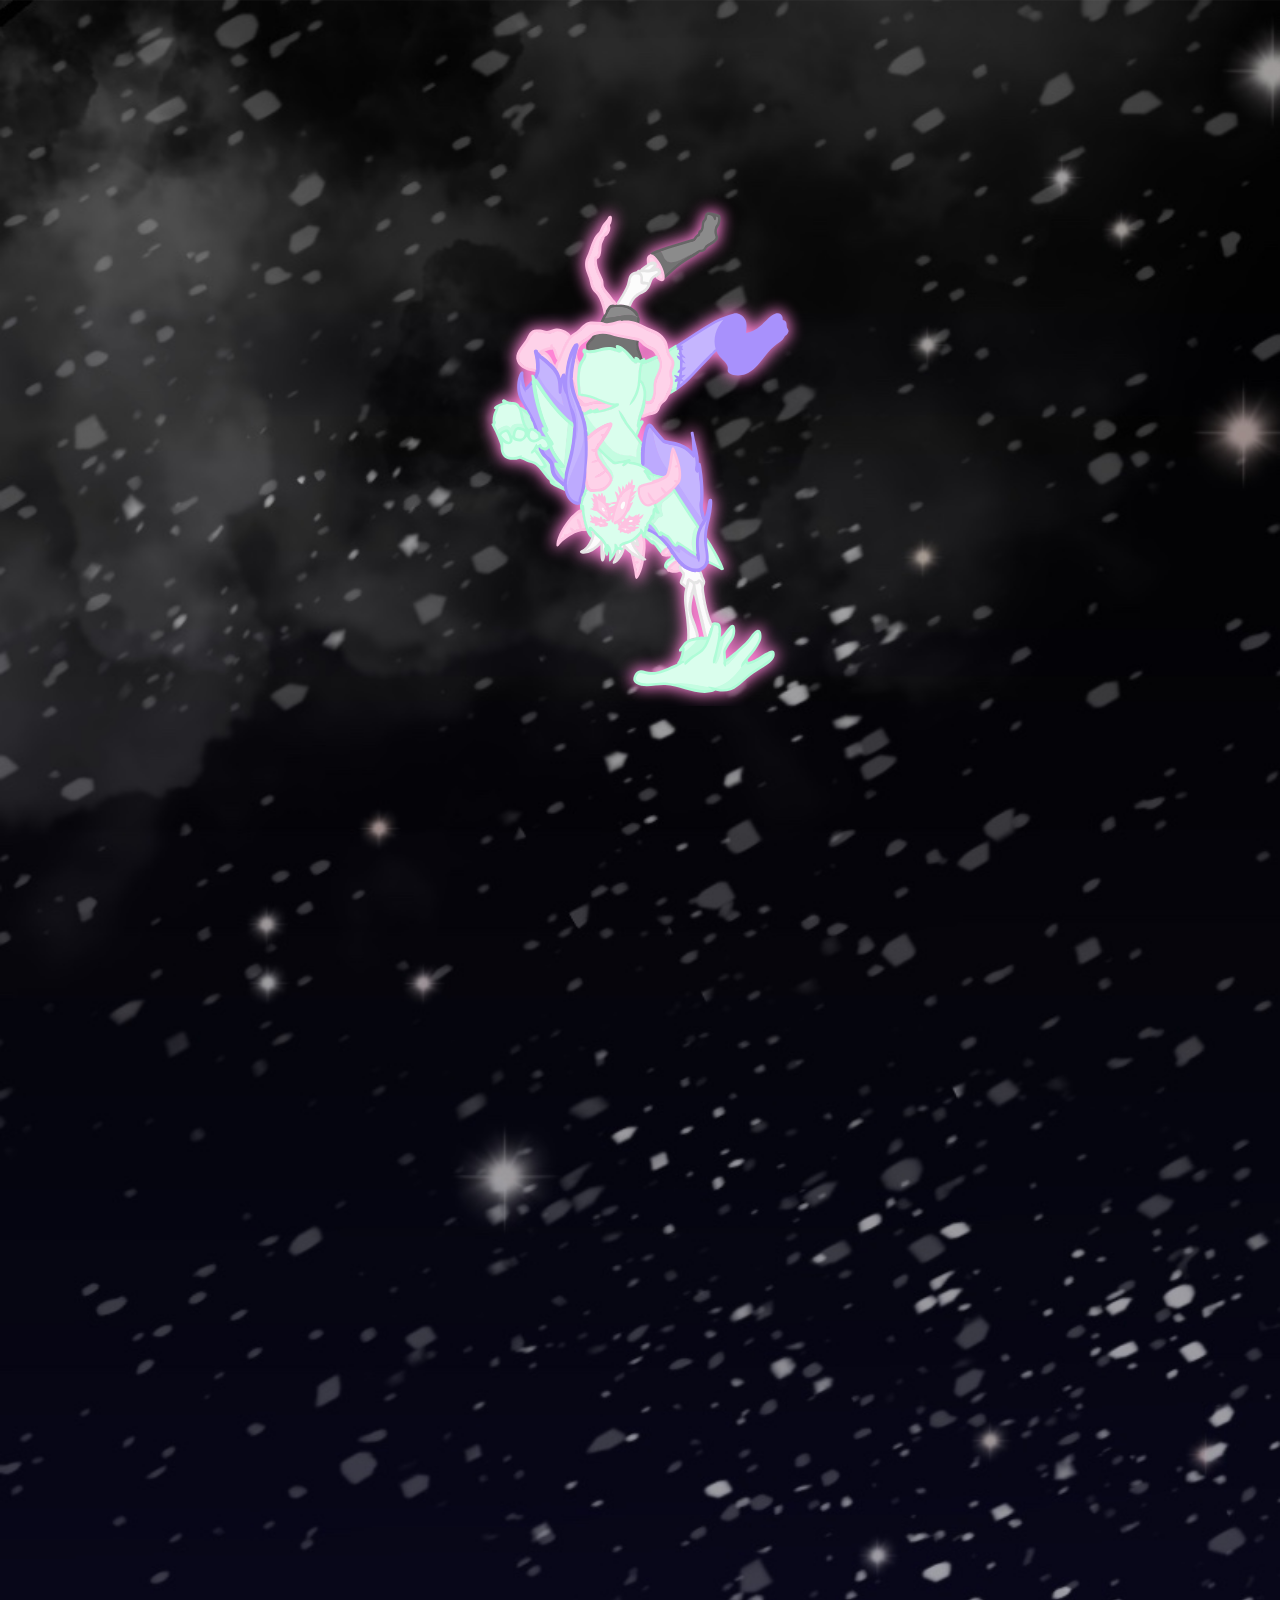
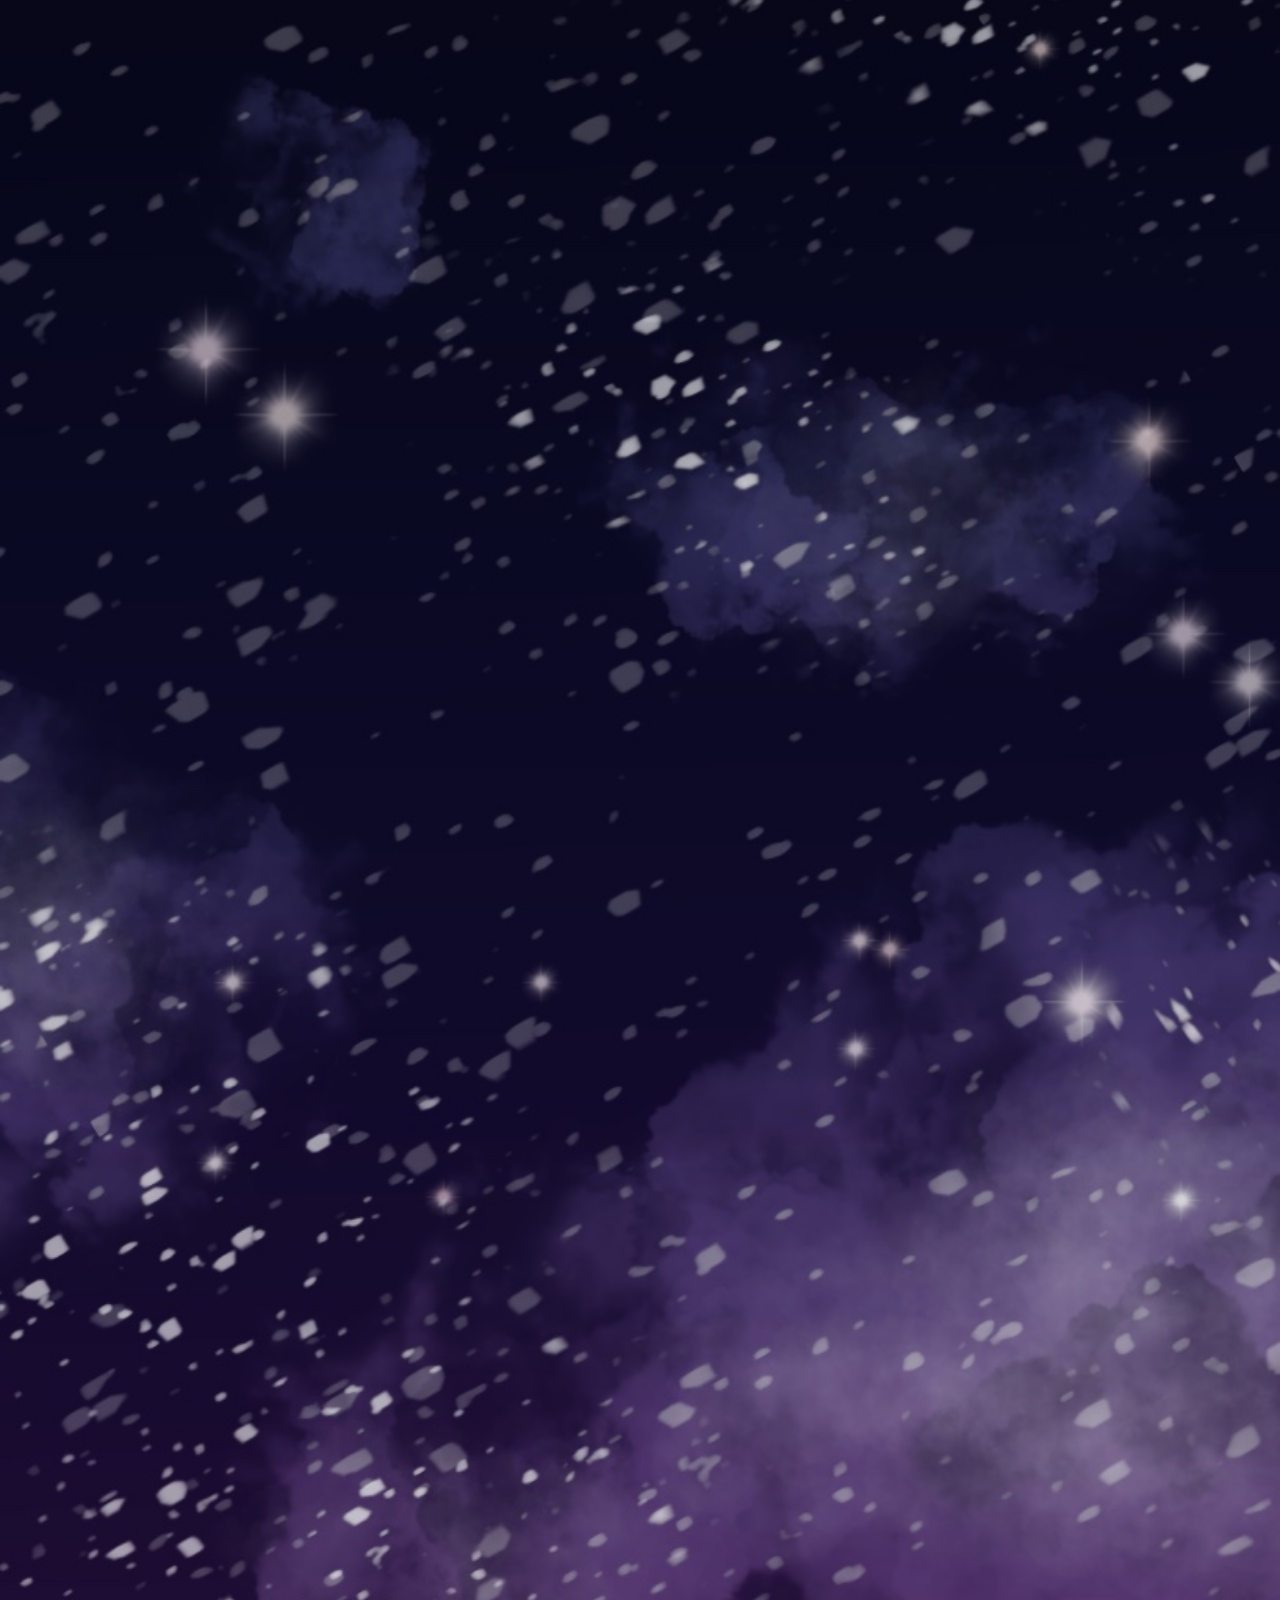
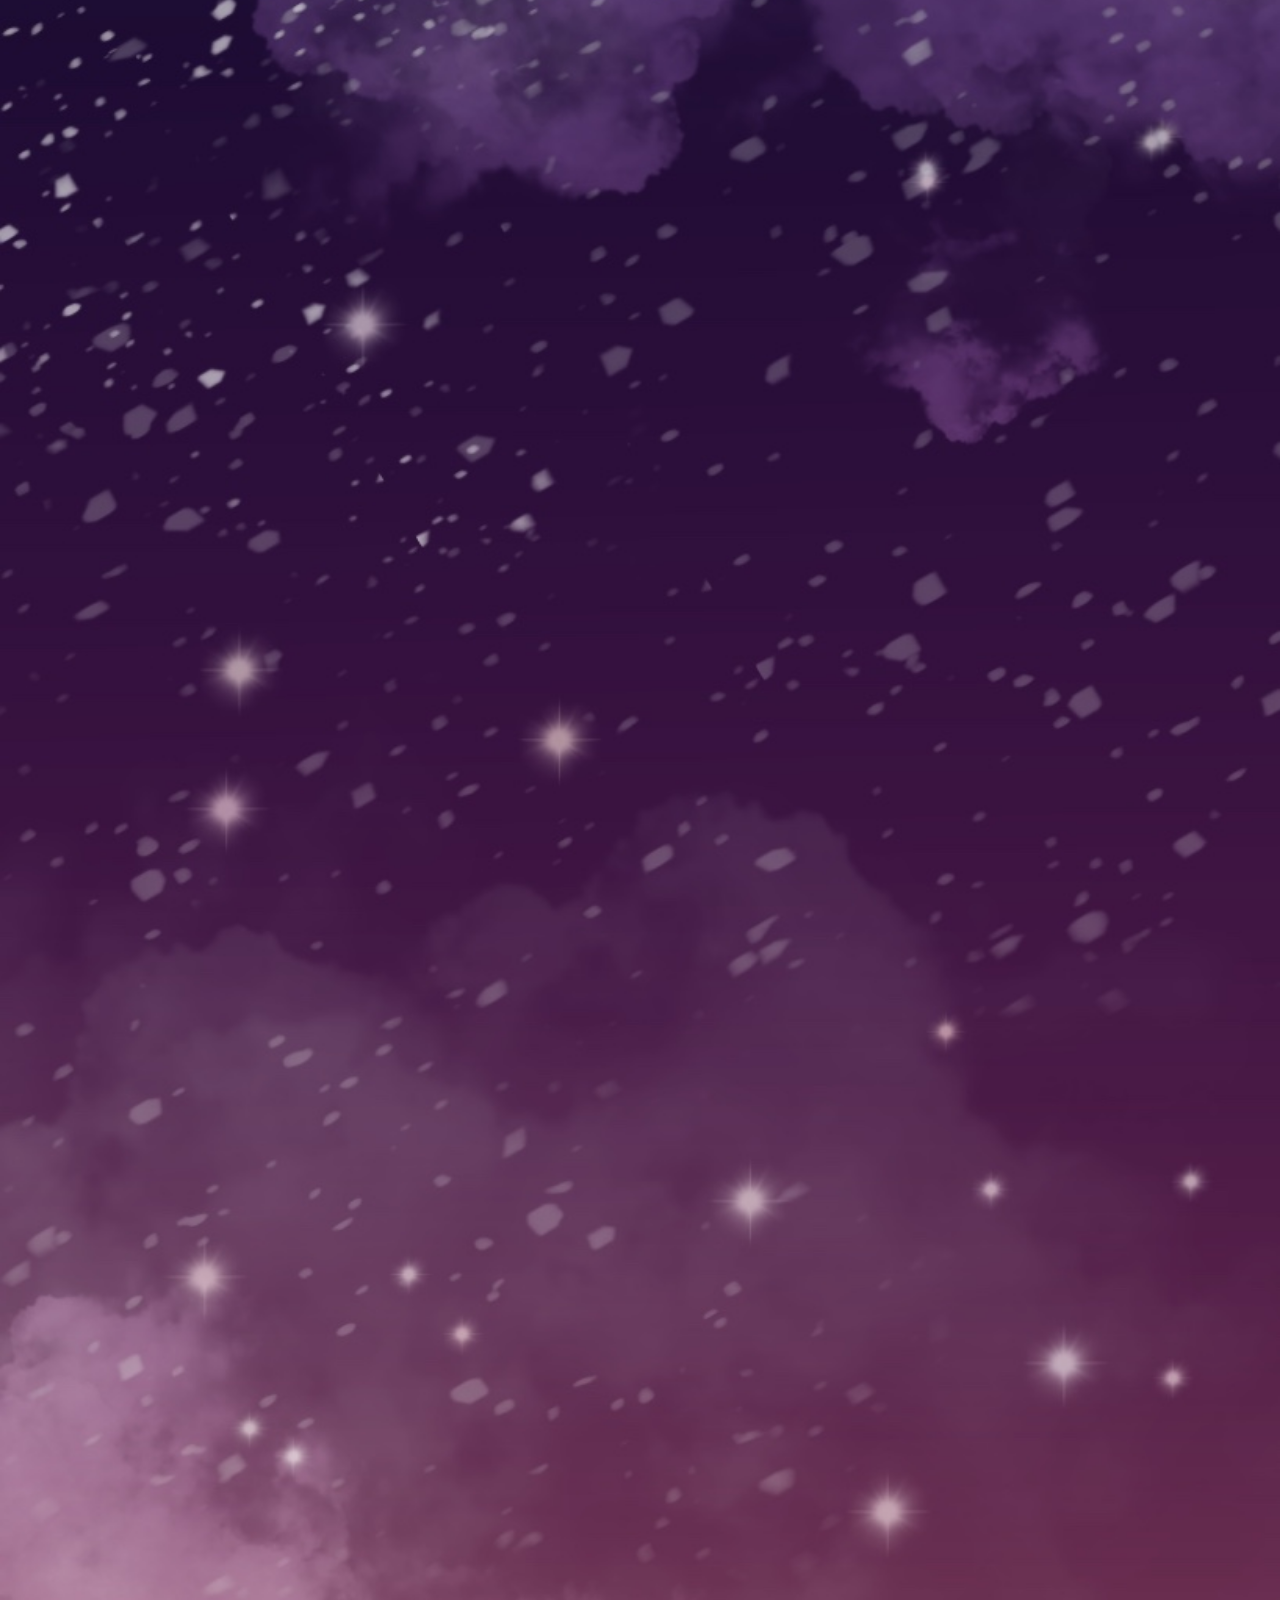
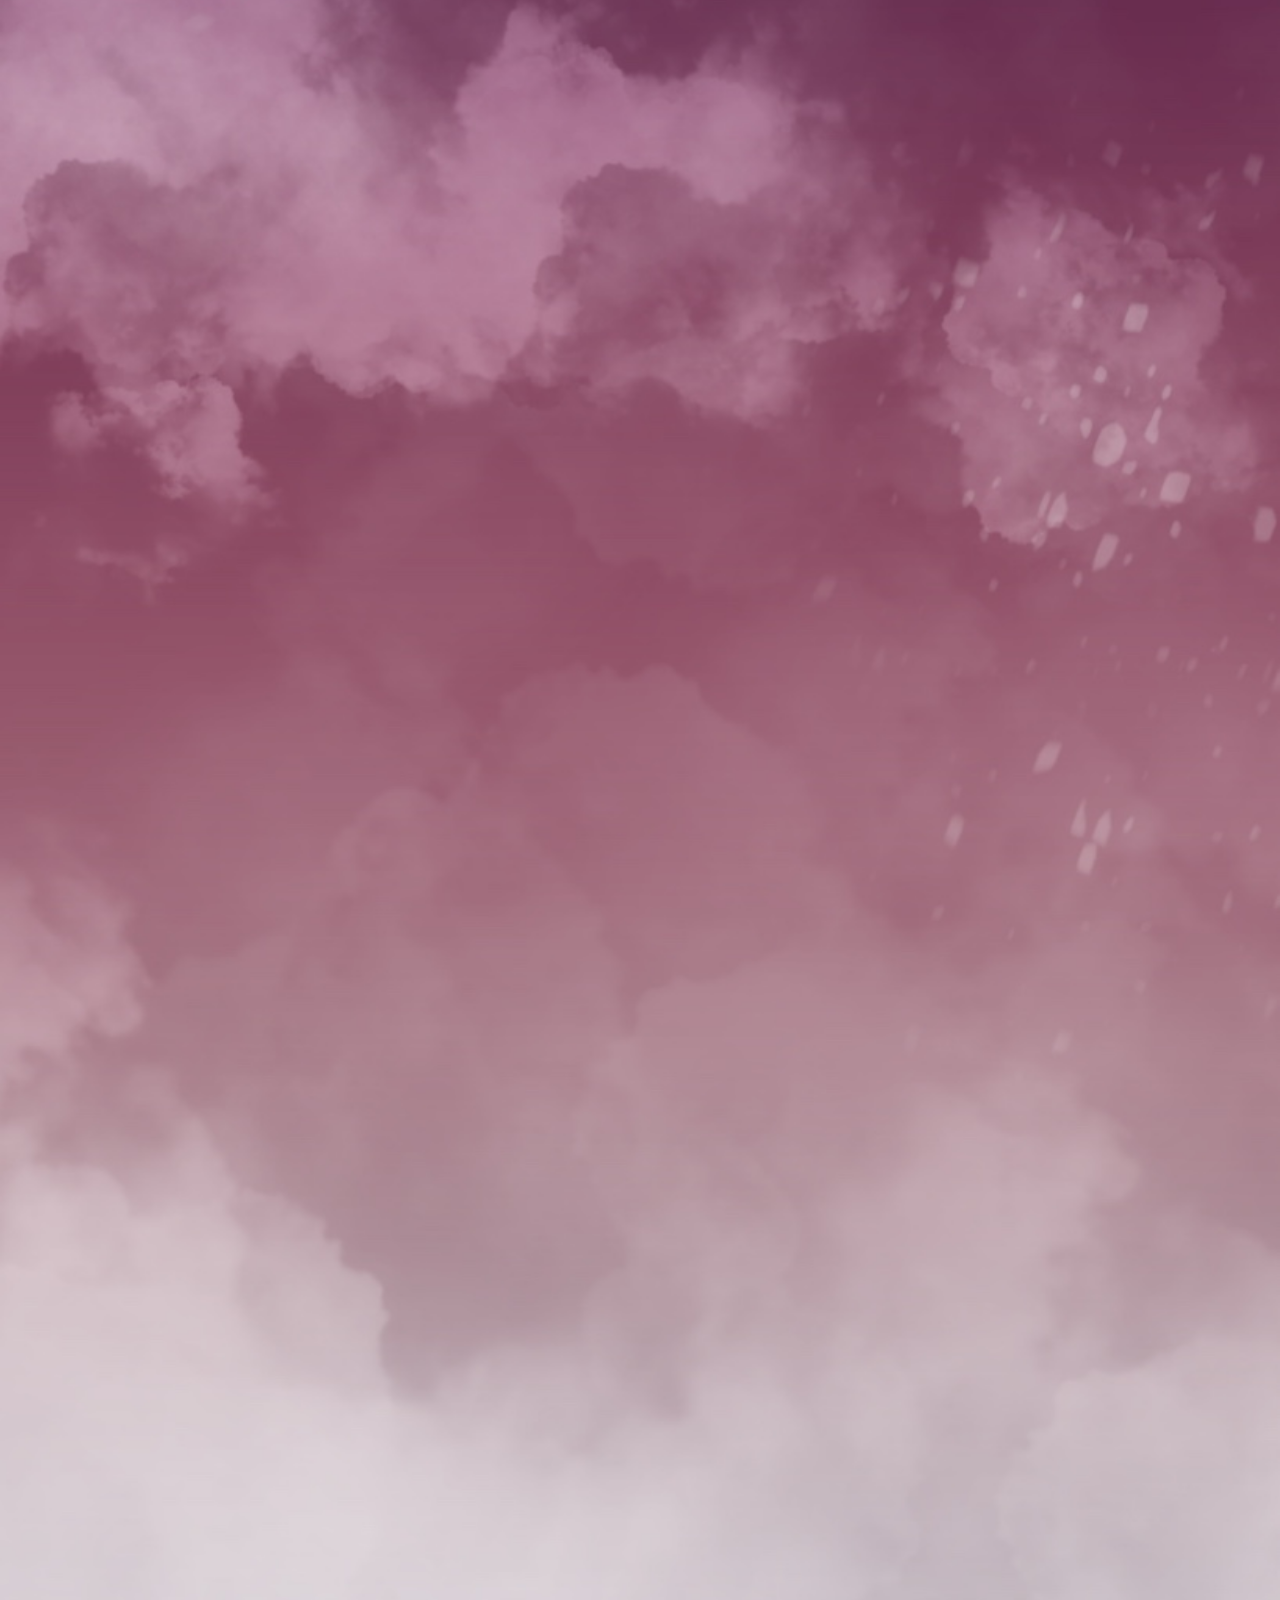
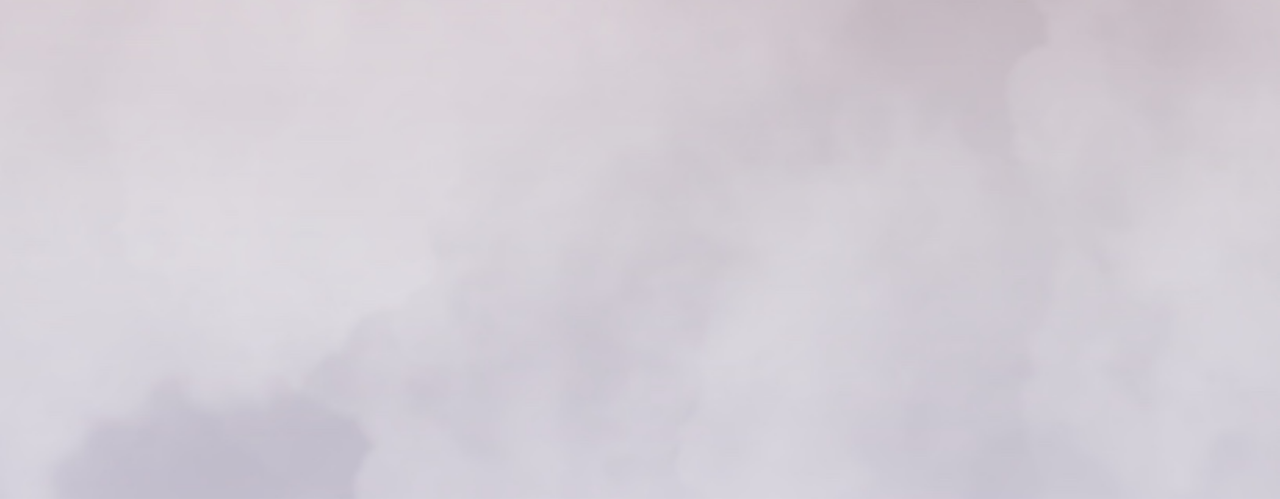
<file: mimo/index.html>
<!DOCTYPE html>
<html lang="en">
<head>
  <meta charset="UTF-8">
  <title>Scrolling Alien Lander</title>
  <link rel="stylesheet" href="css/style.css">
  <script src="https://ajax.googleapis.com/ajax/libs/jquery/3.0.0/jquery.min.js"></script>
</head>
<body>
	

	
  <img class="background" src="images/background-01.svg" alt="background">
	
	

  <div class="foreground">
    <a href="../parallax effect-hotovy/index.html"><div class="ufo_section"></div></a>
  </div>


  <script>

    $(document).ready(function(){
      set_section_heights();
    });

    $(window).resize(function(){
      set_section_heights();
    });

    function set_section_heights(){

      var doc_height = $(".background").height();

      var section_heights = {
        "ufo_section": 1
      }
      
      $.each( section_heights, function( index, value ) {
        $( "." + index ).height( Math.floor(value * doc_height) );
      });
		
    }
	  
	   // Funkcia na plynulé scrollovanie na spodok
  function smoothScrollToBottom() {
    const targetPosition = document.body.scrollHeight; // Pozícia na spodku stránky
    let currentPosition = window.scrollY; // Aktuálna pozícia stránkovania
    const step = 20; // Počet pixelov, o ktoré sa stránka pohne na každý krok
    const interval = 20; // Časový interval medzi krokmi v milisekundách (nižšie = plynulejšie)

    // Scrollovanie sa vykonáva každých 'interval' ms
    const scrollInterval = setInterval(function() {
      if (currentPosition < targetPosition) {
        currentPosition += step;
        window.scrollTo(0, currentPosition); // Posunutie stránky
      } else {
        clearInterval(scrollInterval); // Ukončenie scrollovania, keď sa dosiahne spodok
      }
    }, interval);
  }

  // Sledovanie pohybu myši a detekcia, keď je kurzor v spodnej časti okna
  window.addEventListener('mousemove', function(event) {
    if (event.clientY > window.innerHeight - 50) { // Ak je kurzor v dolnej časti obrazovky
      smoothScrollToBottom(); // Spustí scrollovanie na spodok
    }
  });
	

  </script>
  
</body>
</html>
</file>
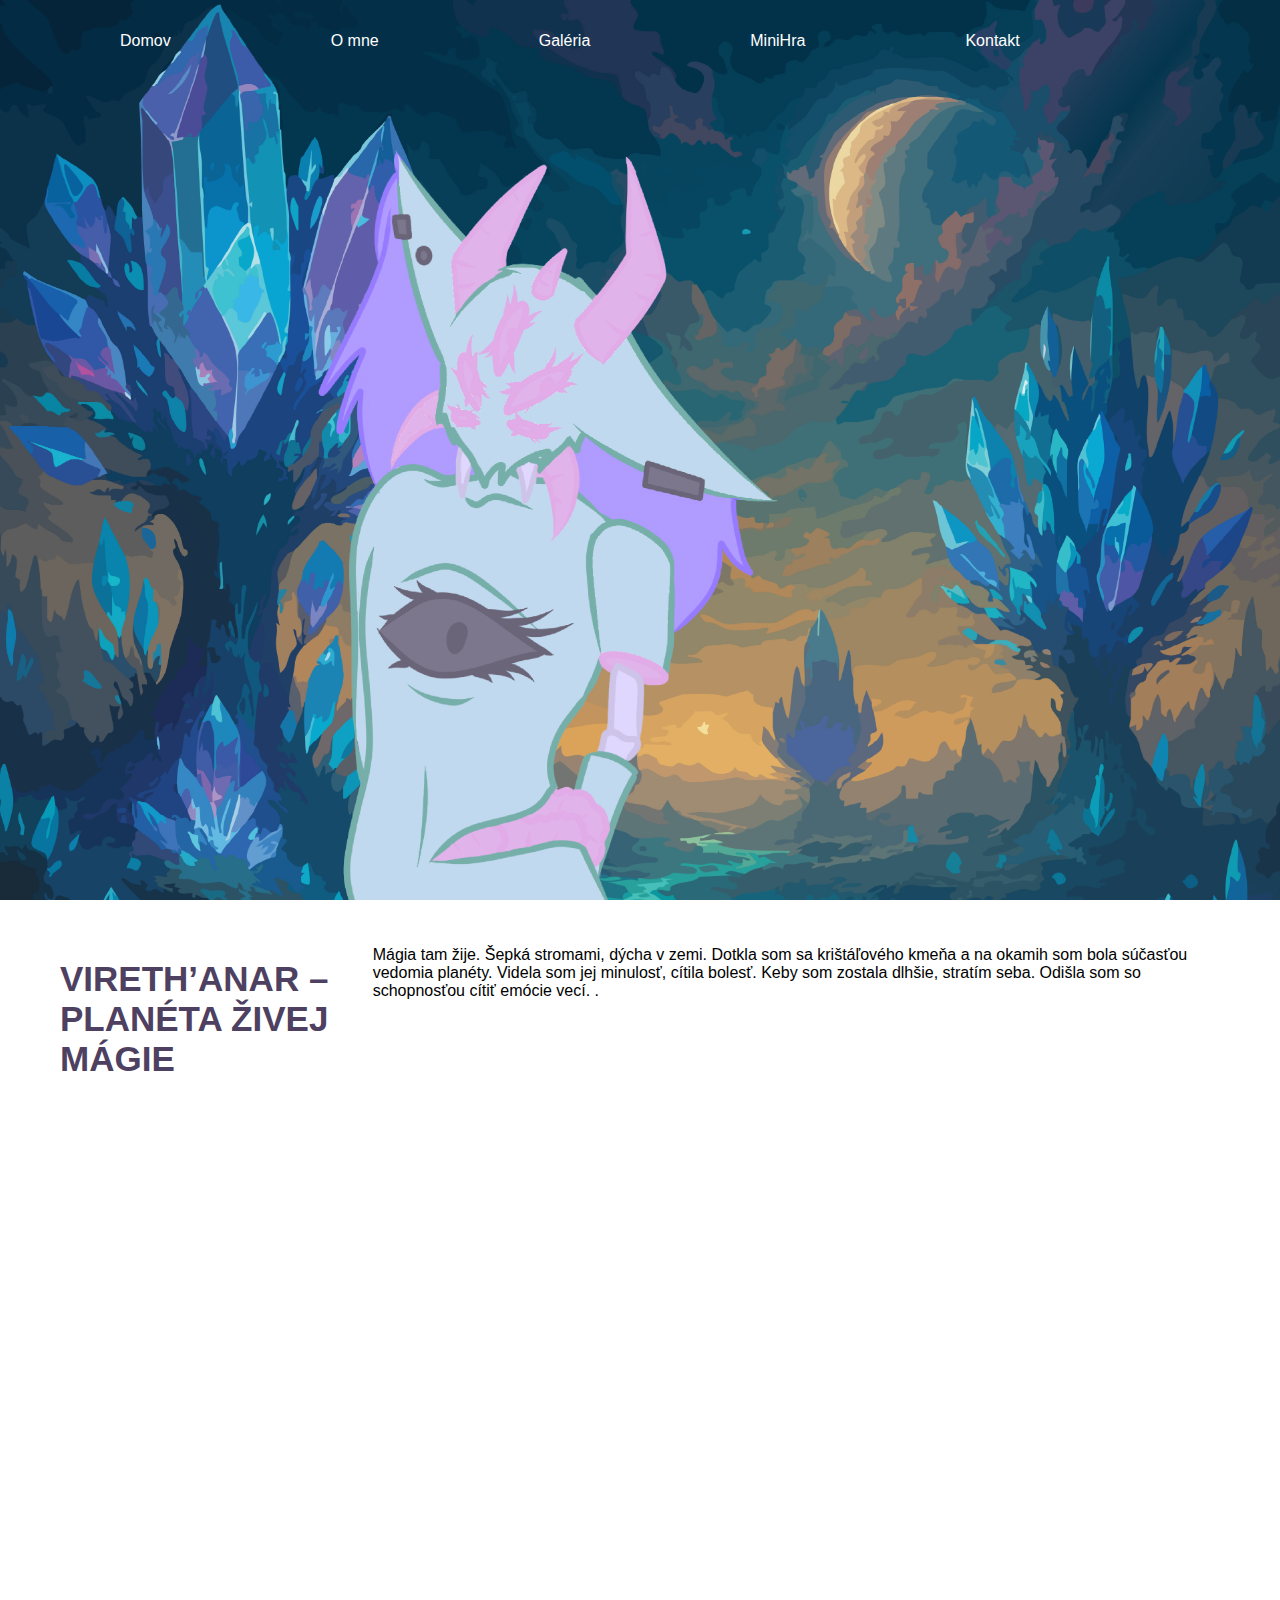
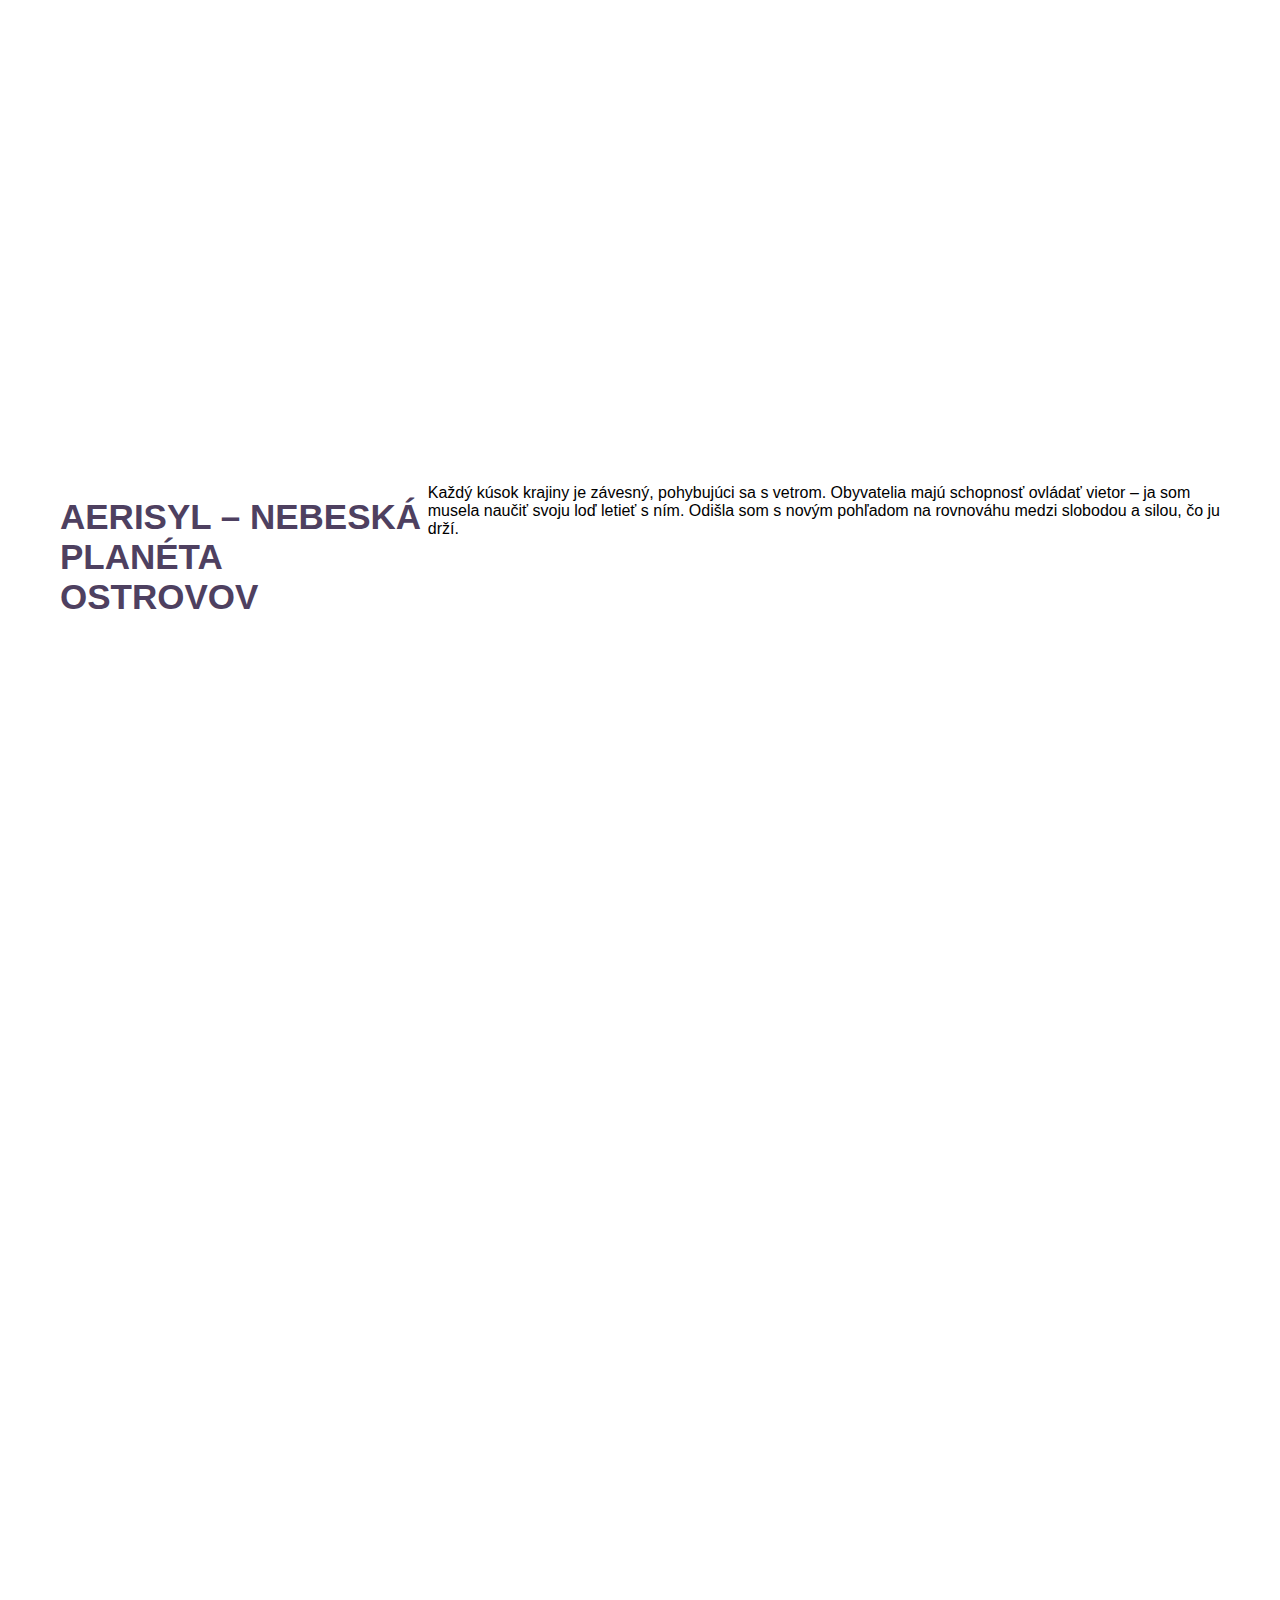
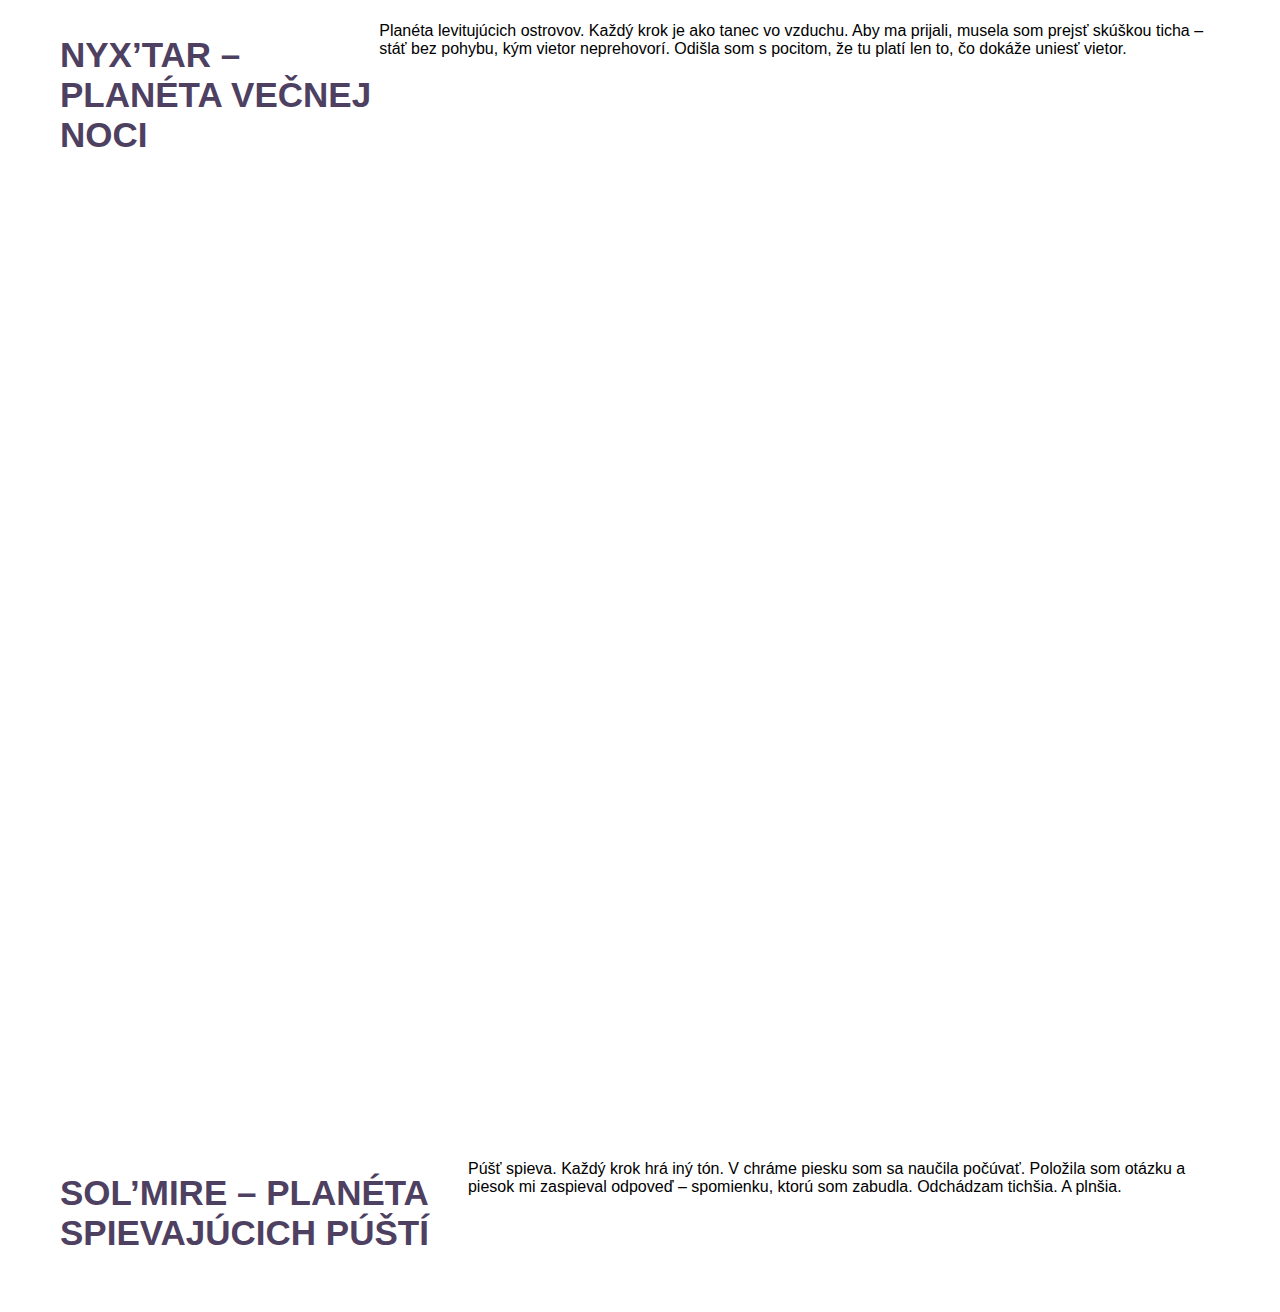
<file: parallax effect-hotovy/index.html>
<!doctype html>
<html>
<head>
	<meta charset="utf-8">
	<title>Nauč sa HTML a CSS</title>
    <link rel="stylesheet" href="css/style.css">
    <link href="https://fonts.googleapis.com/css?family=Open+Sans" rel="stylesheet">
</head>	
<body>
	
	<div class="menu">
         <ul>
             <li><a href="../mimo/index.html">Domov</a></li>
             <li><a href="../onas/Untitled-11.html">O mne</a></li>
             <li><a href="../templatemo_520_highway/index.html">Galéria</a></li>
             <li><a href="../game/Untitled-1.html">MiniHra</a></li>
             <li><a href="../kontakt/kont.html">Kontakt</a></li>               
         </ul>
   </div>
	
	
	<div class="prvy"></div>
	
	
	
	<div class="text-area">
		<h2>Vireth’Anar – Planéta živej mágie</h2>
		<p>Mágia tam žije. Šepká stromami, dýcha v zemi. Dotkla som sa krištáľového kmeňa a na okamih som bola súčasťou vedomia planéty. Videla som jej minulosť, cítila bolesť. Keby som zostala dlhšie, stratím seba. Odišla som so schopnosťou cítiť emócie vecí.

.</p>
	</div>
	
	
	<div class="druhy"></div>
	
	
	<div class="text-area">
		<h2> Aerisyl – Nebeská planéta ostrovov</h2>
		<p> Každý kúsok krajiny je závesný, pohybujúci sa s vetrom. Obyvatelia majú schopnosť ovládať vietor – ja som musela naučiť svoju loď letieť s ním. Odišla som s novým pohľadom na rovnováhu medzi slobodou a silou, čo ju drží.</p>
	</div>
	<div class="treti"></div>
	
	
	
	<div class="text-area">
		<h2>Nyx’tar – Planéta večnej noci</h2>
		<p> Planéta levitujúcich ostrovov. Každý krok je ako tanec vo vzduchu. Aby ma prijali, musela som prejsť skúškou ticha – stáť bez pohybu, kým vietor neprehovorí. Odišla som s pocitom, že tu platí len to, čo dokáže uniesť vietor.</p>
	</div>
	<div class="stvrty"></div>
	
	
	<div class="text-area">
		<h2> Sol’Mire – Planéta spievajúcich púští</h2>
		<p>Púšť spieva. Každý krok hrá iný tón. V chráme piesku som sa naučila počúvať. Položila som otázku a piesok mi zaspieval odpoveď – spomienku, ktorú som zabudla. Odchádzam tichšia. A plnšia.</p>
	</div>
  
</body>
</html>
</file>
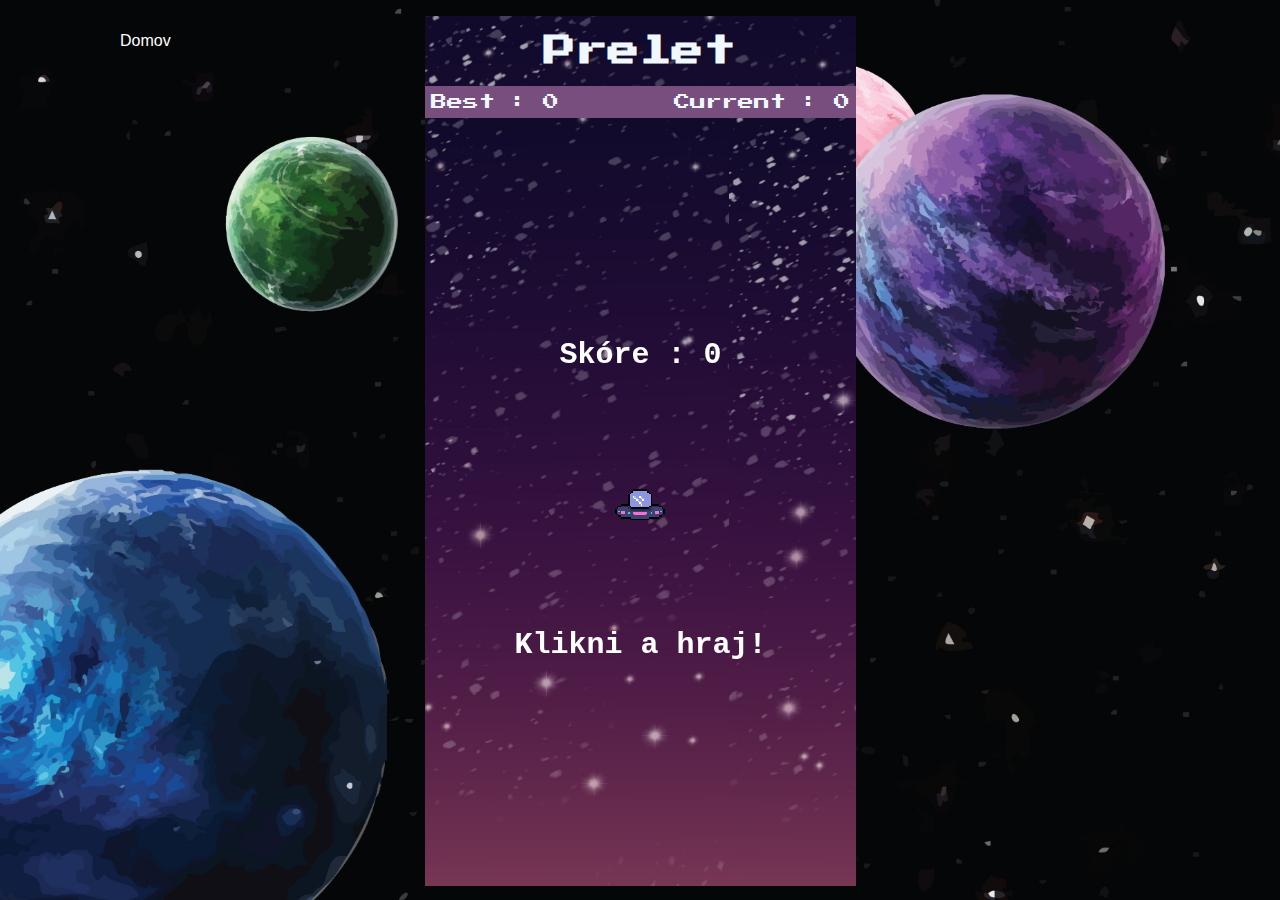
<file: game/Untitled-1.html>
<!doctype html>
<html>
<head>
<meta charset="utf-8">
<title>minigame</title>
<link rel="stylesheet" href="Untitled-3.css">
</head>

<body>
	
	
 
	
	<div class="menu">
         <ul>
             <li><a href="../mimo/index.html">Domov</a></li>            
         </ul>
   </div>
	
	
	<header>
    <h1>Prelet</h1>
    <div class="score-container">
      <div id="bestScore"></div>
      <div id="currentScore"></div>
    </div>
  </header>

  <canvas id="canvas" width="431" height="768"></canvas>
	<script src="game.js"></script>
</body>
</html>
</file>
<file: mimo/css/style.css>
body {
  margin: 0;
height: auto;
}



img {
  display: block;
}

.foreground {
  position: absolute;
  top: 0;
  left: 0;
  height: auto;
  width: 100%;
  z-index: 1;
}

.ufo_section {
  width:100%;
  height:auto;
  background: url("../images/alien-02.svg");
  background-repeat: no-repeat;
  background-position: center;
  background-size: 30% auto;
  background-attachment: fixed;
  z-index:999;
}

.ufo_section:hover {
  width:100%;
  height:auto;
  background: url("../images/alien-01.svg");
  background-repeat: no-repeat;
  background-position: center;
  background-size: 30% auto;
  background-attachment: fixed;
  z-index:999;
}
</file>
<file: parallax effect-hotovy/css/style.css>
html {

}

 body {
	margin: 0;
	padding: 0;
	
}
/* {
	outline:1px solid black;
}*/

div{
	width: 100%;
	height: 100vh;
	-webkit-box-sizing: border-box;
	-moz-box-sizing: border-box;
	box-sizing: border-box;
	display:flex; /**/
	
}

.prvy{
	background-image: url("../img/11-01-01.jpg");
	-webkit-background-size: cover;
	background-size: cover;
	background-position: center center;
	background-attachment: fixed; /*zafixuje obrázok, nehýbe sa*/
	border-style: none;
}

.druhy{
	background-image: url("../img/22-01-01.jpg");
	-webkit-background-size: cover;
	background-size: cover;
	background-position: center center;
	background-attachment: fixed;
}

.treti{
	background-image: url("../img/44-01-01.jpg");
	-webkit-background-size: cover;
	background-size: cover;
	background-position: center center;
	background-attachment: fixed;
}

.stvrty{
	background-image: url("../img/33-01-01-01.png");
	-webkit-background-size: cover;
	background-size: cover;
	background-position: center center;
	background-attachment: fixed;
}

.text-area{
	padding: 30px 60px;
	height: auto;
	font-family: "Gill Sans", "Gill Sans MT", "Myriad Pro", "DejaVu Sans Condensed", Helvetica, Arial, "sans-serif";
	
}

.text-area h2{
	font-size: 35px;
	text-transform: uppercase;
	color: #4E4060;
	
}


/* {outline: 1px solid black;}*/
	/**/
	
/*menu*/
a {
	text-decoration:none;
	color: white;	
	}
.menu a:hover {
	color: #000000;	
}
	
.menu {
	clear: both;
	height: 0;
	background-color: blue;
	font-family: "Gill Sans", "Gill Sans MT", "Myriad Pro", "DejaVu Sans Condensed", Helvetica, Arial, "sans-serif";
}	

ul li {
	list-style: none;
	text-align: center;
	padding: 1em 5em;
	float: left;
	
	
}

.menu ul li:hover {
	background-color:#4E4060;

}
	
/*------------------------kontakt------------------------------*/

.wrap { /*margin: 0 auto ;*/
	max-width: 100%;
	background-color: lightgreen;
	padding: 5em;
	text-align: justify;
}

/*
.post-footer {
	width:700px;
	margin:60px auto;
	}
	
.post-footer h3 {
	font-size:18px;
	}
	
.post-footer > h3 {
	text-align:center;
	}		
	
.photo {
	float:left;	
	}	
.photo img {
	border-radius:50%;
	border:10px solid pink;
	margin-top:10px;
	}

*/
/*
.byline h3,
.byline p {
	font-size:14px;
	line-height: 24px;
	margin-left:180px;
	
	}	
*/	

/*.byline h3 a {
	color:pink;
	}	*/
/*
.byline {
	padding-bottom: 50px;
}
*/


section {
	margin: 0;
	padding: 5em 15em;
	text-align: justify;
	background-color: aquamarine;
}
.photo {
	float:left;	
	}	
.photo img {
	border-radius:50%;
	border:10px solid pink;
	margin-top:1em;
	margin-right: 1em;
	}





form {
	width: 100%;
	padding: 5em 25em;
	/*margin: 0 auto;*/
	background-color: bisque;
	font-family: Gotham, "Helvetica Neue", Helvetica, Arial, "sans-serif";
	
}

textarea {
	max-width: 100%;
	padding: 2em;
	/*margin: 0 auto;*/
	background-color: white;
	font-family: Gotham, "Helvetica Neue", Helvetica, Arial, "sans-serif";
	float: left;
}


input {
	padding: 1em;
	margin-bottom: 2em;
	border-radius: 5px;
	border: none;
	color: lightgrey;
	
	
}

footer {
	width: 100%;
	/*padding: 5em 25em;*/
	/*margin: 0 auto;*/
	background-color: bisque;
	text-align: center;
	font-family: Gotham, "Helvetica Neue", Helvetica, Arial, "sans-serif";
		padding: 1em;
	margin-bottom: 2em;
	border-radius: 5px;
	border: none;
	color: lightgrey;
}
</file>
<file: game/Untitled-3.css>
@charset "utf-8";
/* CSS Document */
@import url('https://fonts.googleapis.com/css2?family=Press+Start+2P&display=swap');

body {
  margin: 0;
  text-align: center;
  font-family: 'Press Start 2P', cursive;
  user-select: none;
    background-image: url("Untitled-5.jpg"); /* Nastav obrázok pozadia */
    background-size: cover; /* Urobí, že obrázok bude pokrývať celú obrazovku */
    background-attachment: fixed; /* Udrží pozadie fixované pri scrollovaní */
    background-position: center center; /* Umiestni pozadie do stredu */

}
header {
  margin: 0 auto;
  width: 431px;
}
h1 {
  background: url("flappy-bird-set-01-01-01.png");
  padding: 1.2rem 0;
  margin: 0;
	color: aliceblue
}
.score-container {
  display: flex;
  justify-content: space-between;
  padding: 8px 6px;
  background: #774E7E;
	color: aliceblue;
}

/*menu*/
a {
	text-decoration:none;
	color: white;	
	}
.menu a:hover {
	color: #000000;	
}
	
.menu {
	clear: both;
	height: 0;
	background-color: blue;
	font-family: "Gill Sans", "Gill Sans MT", "Myriad Pro", "DejaVu Sans Condensed", Helvetica, Arial, "sans-serif";
}	

ul li {
	list-style: none;
	text-align: center;
	padding: 1em 5em;
	float: left;
	
	
}

.menu ul li:hover {
	background-color:#4E4060;

}
</file>
